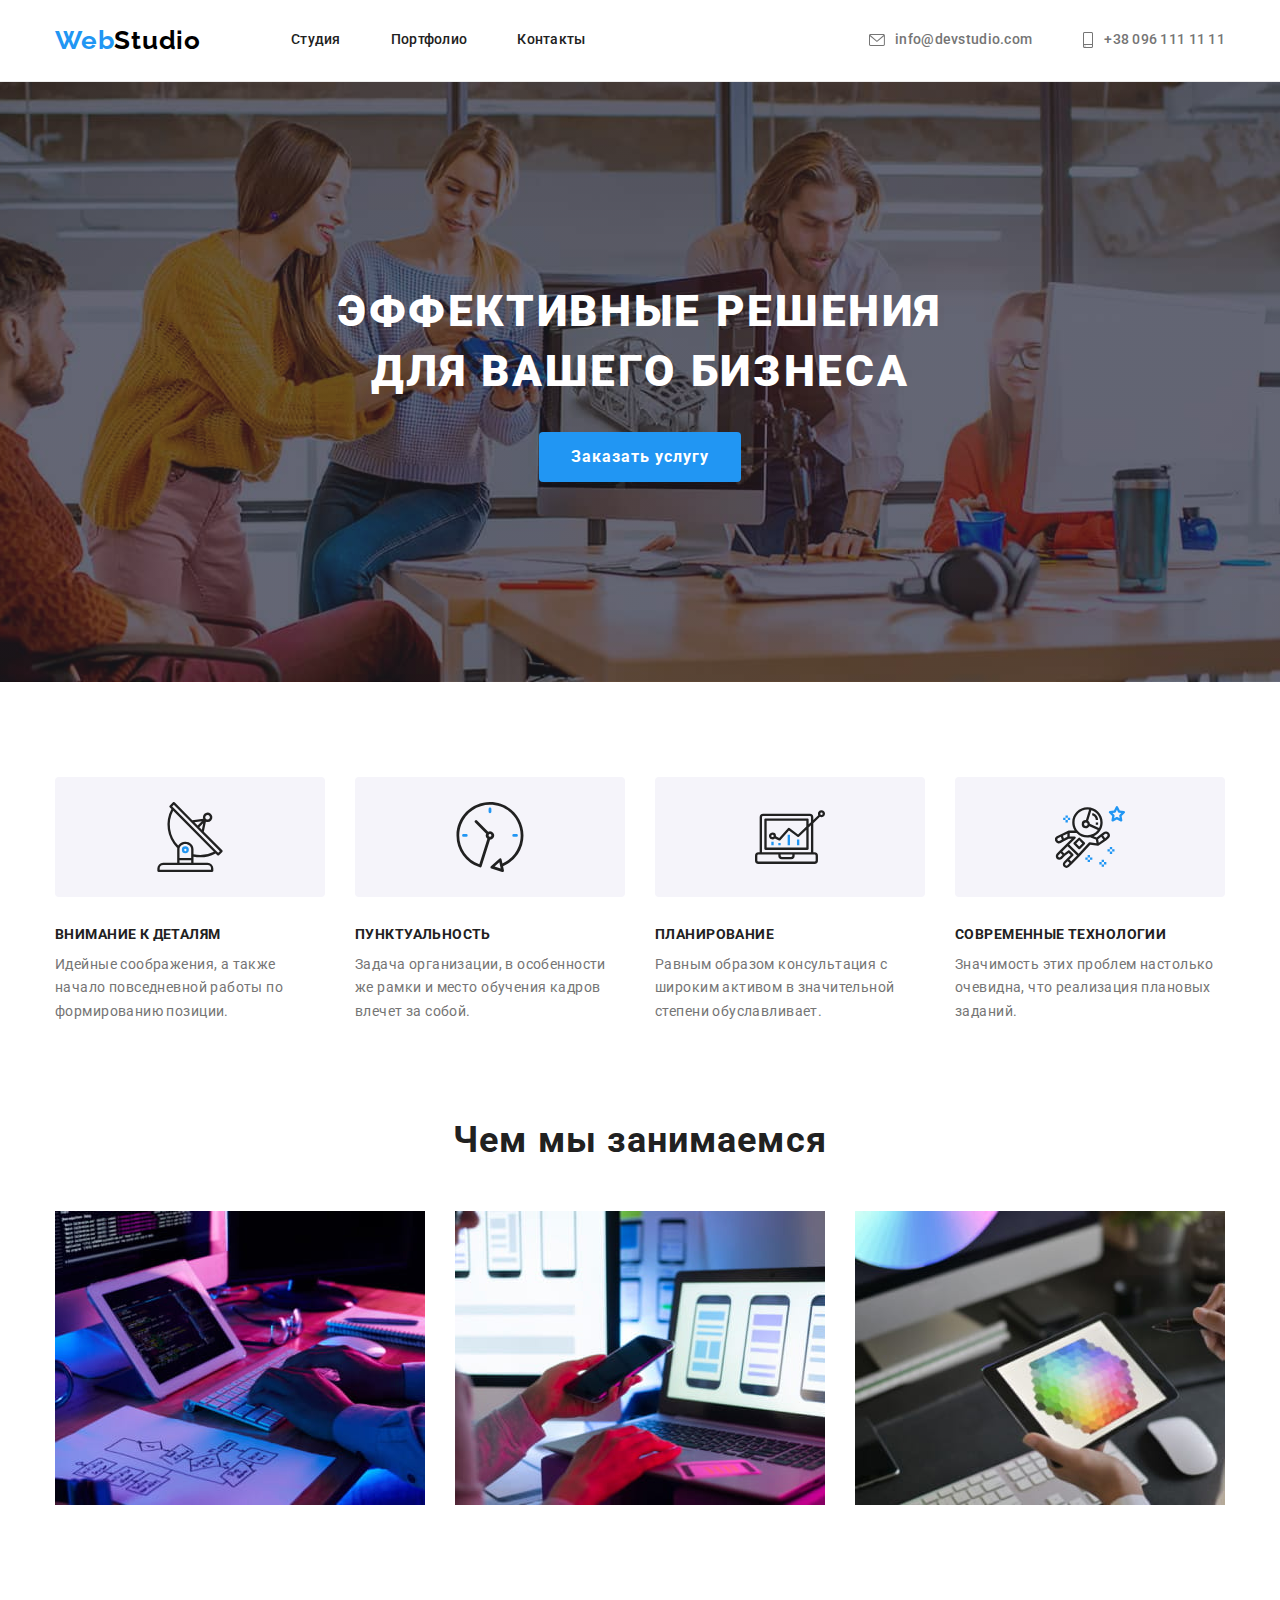
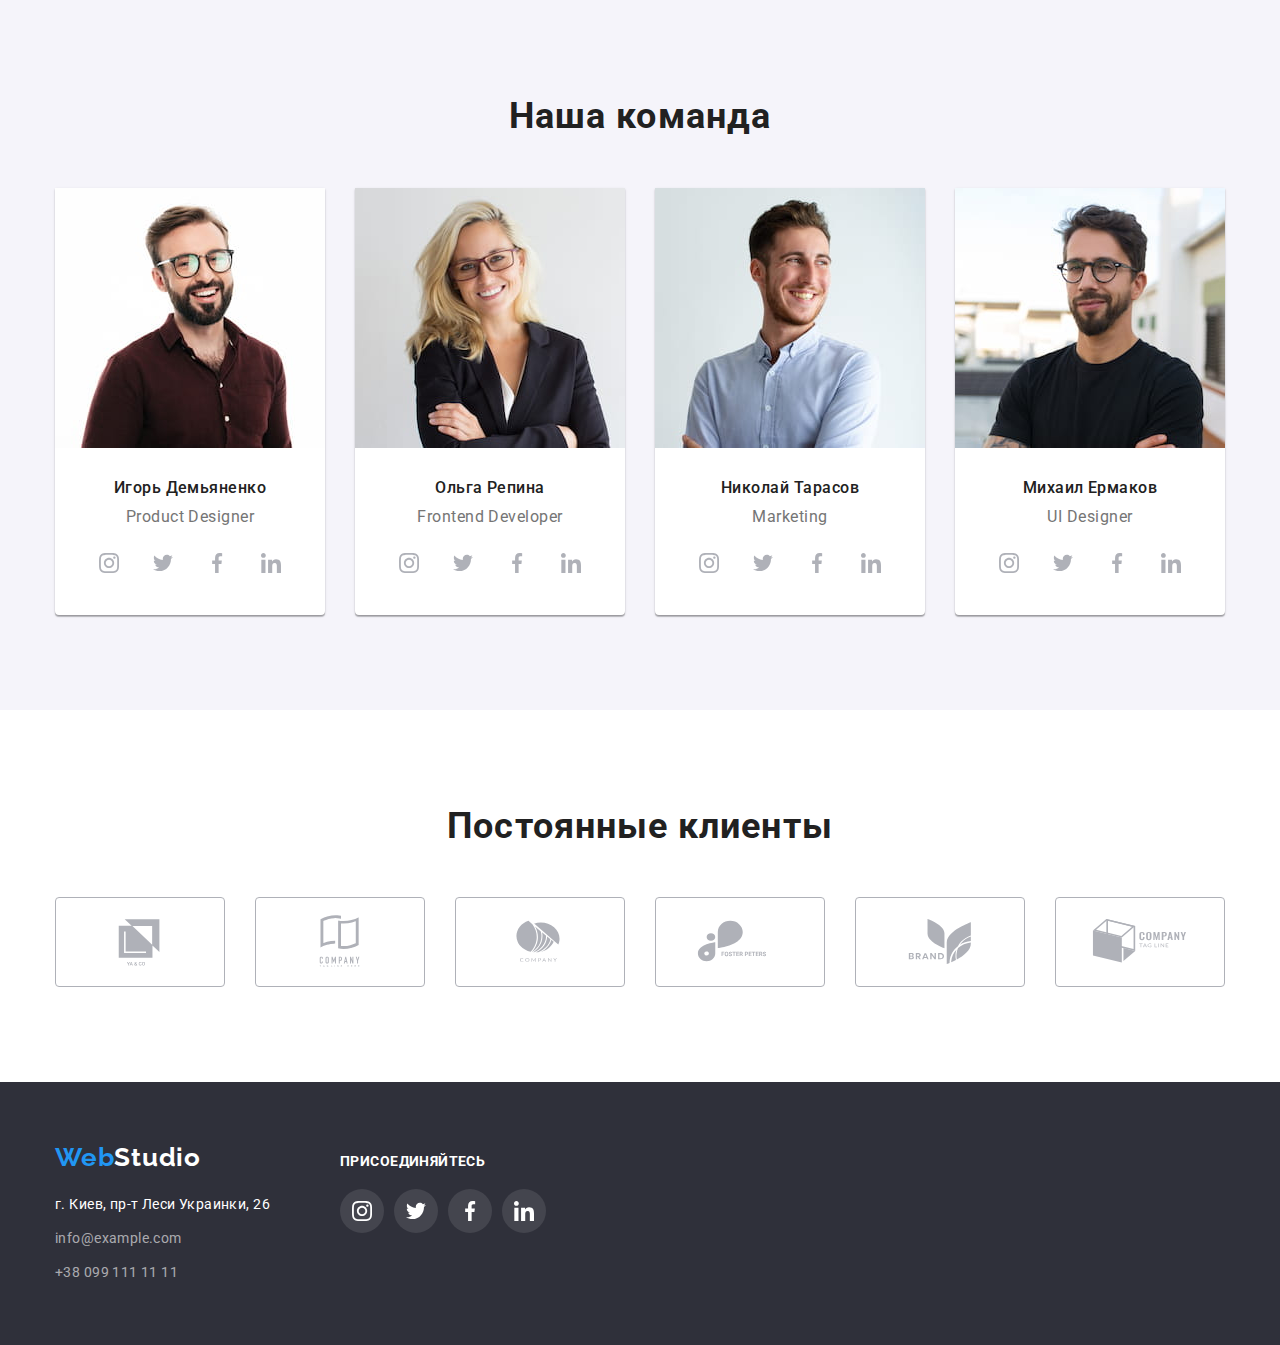
<file: index.html>
<!DOCTYPE html>
<html lang="ru">
  <head>
    <meta charset="UTF-8" />
    <meta http-equiv="X-UA-Compatible" content="IE=edge" />
    <meta name="viewport" content="width=device-width, initial-scale=1.0" />
    <link rel="preconnect" href="https://fonts.googleapis.com" />
    <link rel="preconnect" href="https://fonts.gstatic.com" crossorigin />
    <link
      href="https://fonts.googleapis.com/css2?family=Raleway:wght@700&family=Roboto:wght@400;500;700;900&display=swap"
      rel="stylesheet"
    />
    <link
      rel="stylesheet"
      href="https://cdnjs.cloudflare.com/ajax/libs/modern-normalize/1.1.0/modern-normalize.min.css"
    />
    <link rel="stylesheet" href="./css/styles.css" />
    <title>Главная. Студия</title>
  </head>

  <body>
    <header class="header">
      <div class="container page-header">
        <!-- LOGO -->
        <a href="./index.html" class="logo">Web<span class="logo-black">Studio</span></a>

        <!-- NAVSITE -->
        <nav>
          <ul class="site-nav list">
            <li class="site-nav-item">
              <a href="./index.html" class="site-nav-link">Студия</a>
            </li>
            <li class="site-nav-item">
              <a href="./portfolio.html" class="site-nav-link">Портфолио</a>
            </li>
            <li class="site-nav-item">
              <a href="" class="site-nav-link">Контакты</a>
            </li>
          </ul>
        </nav>

        <!-- CONTACTS -->
        <ul class="contacts list">
          <li class="contacts-item">
            <a href="mailto:info@devstudio.com" class="contacts-link">
              <svg width="16" height="12" class="icon-contact">
                <use href="./images/icons.svg#mail"></use>
              </svg>
              info@devstudio.com
            </a>
          </li>
          <li class="contacts-item">
            <a href="tel:+380961111111" class="contacts-link">
              <svg width="12" height="16" class="icon-contact">
                <use href="./images/icons.svg#smartphone"></use>
              </svg>
              +38 096 111 11 11
            </a>
          </li>
        </ul>
      </div>
    </header>

    <main>
      <!-- HERO -->
      <section class="section-hero overlay">
        <div class="container">
          <h1 class="title-hero">Эффективные решения для вашего бизнеса</h1>
          <button type="button" class="button">Заказать услугу</button>
        </div>
      </section>

      <!-- ПРЕИМУЩЕСТВА -->
      <section class="section">
        <div class="container">
          <h2 class="visually-hidden">Наши преимущества</h2>
          <ul class="function list">
            <li class="function-item icon-antenna">
              <div class="function-icons">
                <svg width="70" height="70">
                  <use href="./images/icons.svg#antenna"></use>
                </svg>
              </div>
              <h3 class="function-subtitle">Внимание к деталям</h3>
              <p class="function-text">
                Идейные соображения, а также начало повседневной работы по формированию позиции.
              </p>
            </li>
            <li class="function-item icon-clock">
              <div class="function-icons">
                <svg width="70" height="70">
                  <use href="./images/icons.svg#clock"></use>
                </svg>
              </div>
              <h3 class="function-subtitle">Пунктуальность</h3>
              <p class="function-text">
                Задача организации, в особенности же рамки и место обучения кадров влечет за собой.
              </p>
            </li>
            <li class="function-item icon-diagram">
              <div class="function-icons">
                <svg width="70" height="70">
                  <use href="./images/icons.svg#diagram"></use>
                </svg>
              </div>
              <h3 class="function-subtitle">Планирование</h3>
              <p class="function-text">
                Равным образом консультация с широким активом в значительной степени обуславливает.
              </p>
            </li>
            <li class="function-item icon-astronaut">
              <div class="function-icons">
                <svg width="70" height="70">
                  <use href="./images/icons.svg#astronaut"></use>
                </svg>
              </div>
              <h3 class="function-subtitle">Современные технологии</h3>
              <p class="function-text">
                Значимость этих проблем настолько очевидна, что реализация плановых заданий.
              </p>
            </li>
          </ul>
        </div>
      </section>

      <!-- УСЛУГИ КОМПАНИИ -->
      <section class="section no-padding-top">
        <div class="container">
          <h2 class="development-title">Чем мы занимаемся</h2>
          <ul class="development list">
            <li class="development-item">
              <img
                src="./images/service-1.jpg"
                alt="Разработка десктопных приложений"
                width="370"
                class="no-gap"
              />
            </li>
            <li class="development-item">
              <img
                src="./images/service-2.jpg"
                alt="Разработка мобильных приложений"
                width="370"
                class="no-gap"
              />
            </li>
            <li class="development-item">
              <img
                src="./images/service-3.jpg"
                alt="Разработка планшетных приложений"
                width="370"
                class="no-gap"
              />
            </li>
          </ul>
        </div>
      </section>

      <!-- НАША КОМАНДА -->
      <section class="section fon-team">
        <div class="container">
          <h2 class="team-title">Наша команда</h2>
          <ul class="team list">
            <li class="team-item">
              <img src="./images/team-member-1.jpg" alt="Игорь Демьяненко" width="270" />
              <div class="team-text-box">
                <h3 class="team-subtitle">Игорь Демьяненко</h3>
                <p lang="en" class="team-text">Product Designer</p>
                <ul class="team-social-list list">
                  <li class="team-social-item">
                    <a
                      href="https://www.instagram.com/?hl=ru"
                      target="_blank"
                      rel="noopener noreferrer"
                      class="team-social-link"
                    >
                      <svg class="team-social-icon" width="20" height="20">
                        <use href="./images/icons.svg#soc-instagram"></use>
                      </svg>
                    </a>
                  </li>
                  <li class="team-social-item">
                    <a
                      href="https://twitter.com/?lang=ru"
                      target="_blank"
                      rel="noopener noreferrer"
                      class="team-social-link"
                    >
                      <svg class="team-social-icon" width="20" height="20">
                        <use href="./images/icons.svg#soc-twitter"></use>
                      </svg>
                    </a>
                  </li>
                  <li class="team-social-item">
                    <a
                      href="https://www.facebook.com/"
                      target="_blank"
                      rel="noopener noreferrer"
                      class="team-social-link"
                    >
                      <svg class="team-social-icon" width="20" height="20">
                        <use href="./images/icons.svg#soc-facebook"></use>
                      </svg>
                    </a>
                  </li>
                  <li class="team-social-item">
                    <a
                      href="https://www.linkedin.com/"
                      target="_blank"
                      rel="noopener noreferrer"
                      class="team-social-link"
                    >
                      <svg class="team-social-icon" width="20" height="20">
                        <use href="./images/icons.svg#soc-linkedin"></use>
                      </svg>
                    </a>
                  </li>
                </ul>
              </div>
            </li>
            <li class="team-item">
              <img src="./images/team-member-2.jpg" alt="Ольга Репина" width="270" />
              <div class="team-text-box">
                <h3 class="team-subtitle">Ольга Репина</h3>
                <p lang="en" class="team-text">Frontend Developer</p>
                <ul class="team-social-list list">
                  <li class="team-social-item">
                    <a
                      href="https://www.instagram.com/?hl=ru"
                      target="_blank"
                      rel="noopener noreferrer"
                      class="team-social-link"
                    >
                      <svg class="team-social-icon" width="20" height="20">
                        <use href="./images/icons.svg#soc-instagram"></use>
                      </svg>
                    </a>
                  </li>
                  <li class="team-social-item">
                    <a
                      href="https://twitter.com/?lang=ru"
                      target="_blank"
                      rel="noopener noreferrer"
                      class="team-social-link"
                    >
                      <svg class="team-social-icon" width="20" height="20">
                        <use href="./images/icons.svg#soc-twitter"></use>
                      </svg>
                    </a>
                  </li>
                  <li class="team-social-item">
                    <a
                      href="https://www.facebook.com/"
                      target="_blank"
                      rel="noopener noreferrer"
                      class="team-social-link"
                    >
                      <svg class="team-social-icon" width="20" height="20">
                        <use href="./images/icons.svg#soc-facebook"></use>
                      </svg>
                    </a>
                  </li>
                  <li class="team-social-item">
                    <a
                      href="https://www.linkedin.com/"
                      target="_blank"
                      rel="noopener noreferrer"
                      class="team-social-link"
                    >
                      <svg class="team-social-icon" width="20" height="20">
                        <use href="./images/icons.svg#soc-linkedin"></use>
                      </svg>
                    </a>
                  </li>
                </ul>
              </div>
            </li>
            <li class="team-item">
              <img src="./images/team-member-3.jpg" alt="Николай Тарасов" width="270" />
              <div class="team-text-box">
                <h3 class="team-subtitle">Николай Тарасов</h3>
                <p lang="en" class="team-text">Marketing</p>
                <ul class="team-social-list list">
                  <li class="team-social-item">
                    <a
                      href="https://www.instagram.com/?hl=ru"
                      target="_blank"
                      rel="noopener noreferrer"
                      class="team-social-link"
                    >
                      <svg class="team-social-icon" width="20" height="20">
                        <use href="./images/icons.svg#soc-instagram"></use>
                      </svg>
                    </a>
                  </li>
                  <li class="team-social-item">
                    <a
                      href="https://twitter.com/?lang=ru"
                      target="_blank"
                      rel="noopener noreferrer"
                      class="team-social-link"
                    >
                      <svg class="team-social-icon" width="20" height="20">
                        <use href="./images/icons.svg#soc-twitter"></use>
                      </svg>
                    </a>
                  </li>
                  <li class="team-social-item">
                    <a
                      href="https://www.facebook.com/"
                      target="_blank"
                      rel="noopener noreferrer"
                      class="team-social-link"
                    >
                      <svg class="team-social-icon" width="20" height="20">
                        <use href="./images/icons.svg#soc-facebook"></use>
                      </svg>
                    </a>
                  </li>
                  <li class="team-social-item">
                    <a
                      href="https://www.linkedin.com/"
                      target="_blank"
                      rel="noopener noreferrer"
                      class="team-social-link"
                    >
                      <svg class="team-social-icon" width="20" height="20">
                        <use href="./images/icons.svg#soc-linkedin"></use>
                      </svg>
                    </a>
                  </li>
                </ul>
              </div>
            </li>
            <li class="team-item">
              <img src="./images/team-member-4.jpg" alt="Михаил Ермаков" width="270" />
              <div class="team-text-box">
                <h3 class="team-subtitle">Михаил Ермаков</h3>
                <p lang="en" class="team-text">UI Designer</p>
                <ul class="team-social-list list">
                  <li class="team-social-item">
                    <a
                      href="https://www.instagram.com/?hl=ru"
                      target="_blank"
                      rel="noopener noreferrer"
                      class="team-social-link"
                    >
                      <svg class="team-social-icon" width="20" height="20">
                        <use href="./images/icons.svg#soc-instagram"></use>
                      </svg>
                    </a>
                  </li>
                  <li class="team-social-item">
                    <a
                      href="https://twitter.com/?lang=ru"
                      target="_blank"
                      rel="noopener noreferrer"
                      class="team-social-link"
                    >
                      <svg class="team-social-icon" width="20" height="20">
                        <use href="./images/icons.svg#soc-twitter"></use>
                      </svg>
                    </a>
                  </li>
                  <li class="team-social-item">
                    <a
                      href="https://www.facebook.com/"
                      target="_blank"
                      rel="noopener noreferrer"
                      class="team-social-link"
                    >
                      <svg class="team-social-icon" width="20" height="20">
                        <use href="./images/icons.svg#soc-facebook"></use>
                      </svg>
                    </a>
                  </li>
                  <li class="team-social-item">
                    <a
                      href="https://www.linkedin.com/"
                      target="_blank"
                      rel="noopener noreferrer"
                      class="team-social-link"
                    >
                      <svg class="team-social-icon" width="20" height="20">
                        <use href="./images/icons.svg#soc-linkedin"></use>
                      </svg>
                    </a>
                  </li>
                </ul>
              </div>
            </li>
          </ul>
        </div>
      </section>

      <!-- ПОСТОЯННЫЕ КЛИЕНТЫ -->
      <section class="section">
        <div class="container">
          <h2 class="team-title">Постоянные клиенты</h2>
          <ul class="clients-list list">
            <li class="client-item">
              <a href="http://" target="_blank" rel="noopener noreferrer" class="client-link">
                <svg width="106" height="60" class="icon-client">
                  <use href="./images/icons.svg#client-logo-1"></use>
                </svg>
              </a>
            </li>
            <li class="client-item">
              <a href="http://" target="_blank" rel="noopener noreferrer" class="client-link">
                <svg width="106" height="60" class="icon-client">
                  <use href="./images/icons.svg#client-logo-2"></use>
                </svg>
              </a>
            </li>
            <li class="client-item">
              <a href="http://" target="_blank" rel="noopener noreferrer" class="client-link">
                <svg width="106" height="60" class="icon-client">
                  <use href="./images/icons.svg#client-logo-3"></use>
                </svg>
              </a>
            </li>
            <li class="client-item">
              <a href="http://" target="_blank" rel="noopener noreferrer" class="client-link">
                <svg width="106" height="60" class="icon-client">
                  <use href="./images/icons.svg#client-logo-4"></use>
                </svg>
              </a>
            </li>
            <li class="client-item">
              <a href="http://" target="_blank" rel="noopener noreferrer" class="client-link">
                <svg width="106" height="60" class="icon-client">
                  <use href="./images/icons.svg#client-logo-5"></use>
                </svg>
              </a>
            </li>
            <li class="client-item">
              <a href="http://" target="_blank" rel="noopener noreferrer" class="client-link">
                <svg width="106" height="60" class="icon-client">
                  <use href="./images/icons.svg#client-logo-6"></use>
                </svg>
              </a>
            </li>
          </ul>
        </div>
      </section>
    </main>

    <!-- FOOTER -->
    <footer class="footer">
      <div class="container footer-flex">
        <div class="footer-logo-address">
          <!-- LOGO FOOTER -->
          <a href="./index.html" class="logo footer-logo"
            >Web<span class="logo-white">Studio</span></a
          >

          <!-- ADDRESS -->
          <address class="address">
            <ul class="adds-list list">
              <li class="address-item">
                <a
                  href="https://goo.gl/maps/hZ6GG7BoJjNdGrGMA"
                  target="_blank"
                  rel="noopener noreferrer"
                  class="address-link"
                >
                  г. Киев, пр-т Леси Украинки, 26
                </a>
              </li>
              <li class="address-item">
                <a href="mailto:info@example.com" class="address-link mail">info@example.com</a>
              </li>
              <li class="address-item">
                <a href="tel:+380991111111" class="address-link phone">+38 099 111 11 11</a>
              </li>
            </ul>
          </address>
        </div>

        <!-- ADDRESS-ICONS -->
        <div class="footer-social">
          <p class="footer-social-text">присоединяйтесь</p>
          <ul class="footer-socail-icons list">
            <li class="footer-icon-item">
              <a
                href="https://www.instagram.com/?hl=ru"
                target="_blank"
                rel="noopener noreferrer"
                class="footer-icon-link"
              >
                <svg width="20" height="20" class="footer-icon">
                  <use href="./images/icons.svg#soc-instagram"></use>
                </svg>
              </a>
            </li>
            <li class="footer-icon-item">
              <a
                href="https://twitter.com/?lang=ru"
                target="_blank"
                rel="noopener noreferrer"
                class="footer-icon-link"
              >
                <svg width="20" height="20" class="footer-icon">
                  <use href="./images/icons.svg#soc-twitter"></use>
                </svg>
              </a>
            </li>
            <li class="footer-icon-item">
              <a
                href="https://www.facebook.com/"
                target="_blank"
                rel="noopener noreferrer"
                class="footer-icon-link"
              >
                <svg width="20" height="20" class="footer-icon">
                  <use href="./images/icons.svg#soc-facebook"></use>
                </svg>
              </a>
            </li>
            <li class="footer-icon-item">
              <a
                href="https://www.linkedin.com/"
                target="_blank"
                rel="noopener noreferrer"
                class="footer-icon-link"
              >
                <svg width="20" height="20" class="footer-icon">
                  <use href="./images/icons.svg#soc-linkedin"></use>
                </svg>
              </a>
            </li>
          </ul>
        </div>
      </div>
    </footer>
  </body>
</html>
</file>
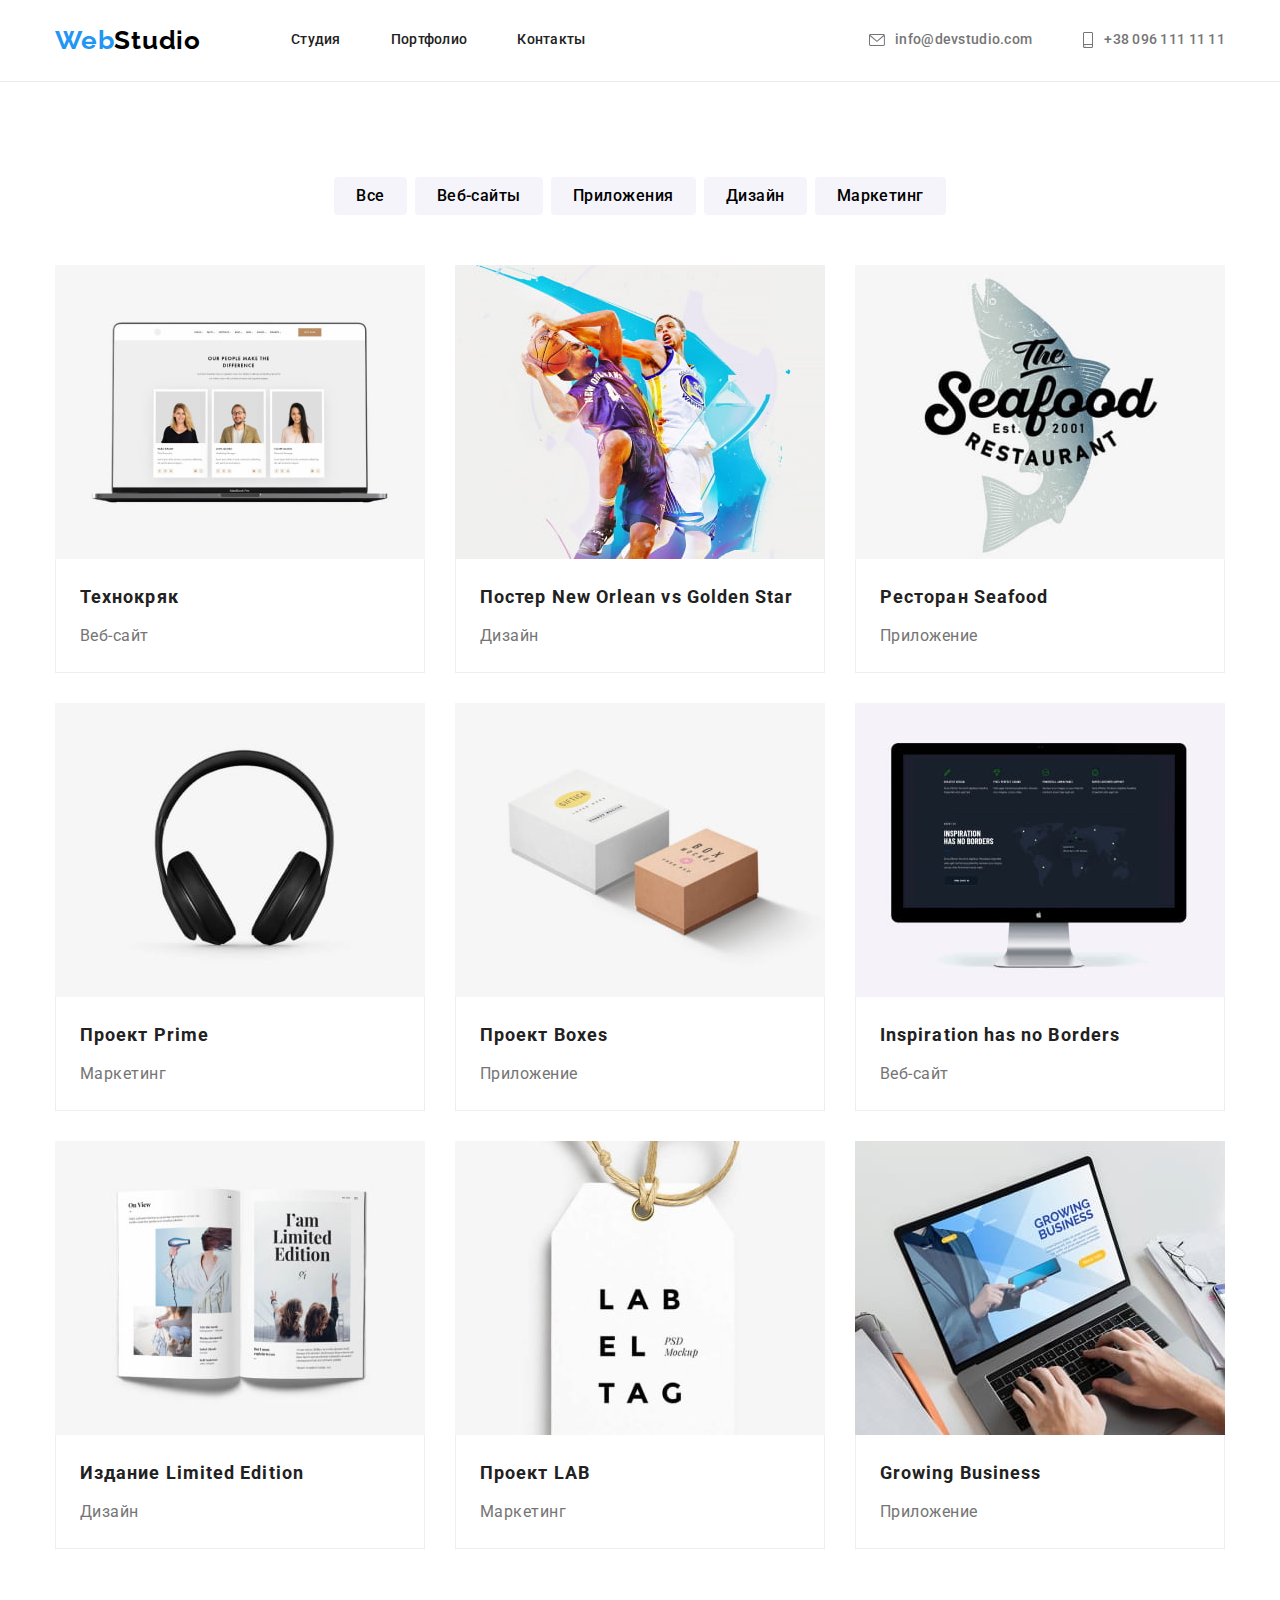
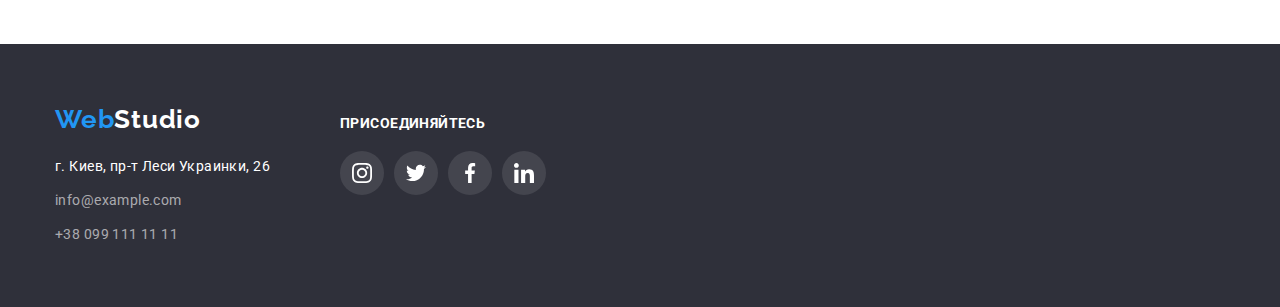
<file: portfolio.html>
<!DOCTYPE html>
<html lang="ru">
  <head>
    <meta charset="UTF-8" />
    <meta http-equiv="X-UA-Compatible" content="IE=edge" />
    <meta name="viewport" content="width=device-width, initial-scale=1.0" />
    <link rel="preconnect" href="https://fonts.googleapis.com" />
    <link rel="preconnect" href="https://fonts.gstatic.com" crossorigin />
    <link
      href="https://fonts.googleapis.com/css2?family=Raleway:wght@700&family=Roboto:wght@400;500;700;900&display=swap"
      rel="stylesheet"
    />
    <link
      rel="stylesheet"
      href="https://cdnjs.cloudflare.com/ajax/libs/modern-normalize/1.1.0/modern-normalize.min.css"
    />
    <link rel="stylesheet" href="./css/styles.css" />
    <title>Портфолио</title>
  </head>
  <body>
    <header class="header">
      <div class="container page-header">
        <!-- LOGO -->
        <a href="./index.html" class="logo">Web<span class="logo-black">Studio</span></a>

        <!-- NAVSITE -->
        <nav>
          <ul class="site-nav list">
            <li class="site-nav-item">
              <a href="./index.html" class="site-nav-link">Студия</a>
            </li>
            <li class="site-nav-item">
              <a href="./portfolio.html" class="site-nav-link">Портфолио</a>
            </li>
            <li class="site-nav-item">
              <a href="" class="site-nav-link">Контакты</a>
            </li>
          </ul>
        </nav>

        <!-- CONTACTS -->
        <ul class="contacts list">
          <li class="contacts-item">
            <a href="mailto:info@devstudio.com" class="contacts-link">
              <svg width="16" height="12" class="icon-contact">
                <use href="./images/icons.svg#mail"></use>
              </svg>
              info@devstudio.com
            </a>
          </li>
          <li class="contacts-item">
            <a href="tel:+380961111111" class="contacts-link">
              <svg width="12" height="16" class="icon-contact">
                <use href="./images/icons.svg#smartphone"></use>
              </svg>
              +38 096 111 11 11
            </a>
          </li>
        </ul>
      </div>
    </header>

    <main>
      <section class="section">
        <div class="container">
          <h1 class="visually-hidden">Фильтры портфолио</h1>

          <ul class="filter list">
            <li class="filter-item"><button type="button" class="filter-button">Все</button></li>
            <li class="filter-item">
              <button type="button" class="filter-button">Веб-сайты</button>
            </li>
            <li class="filter-item">
              <button type="button" class="filter-button">Приложения</button>
            </li>
            <li class="filter-item"><button type="button" class="filter-button">Дизайн</button></li>
            <li class="filter-item">
              <button type="button" class="filter-button">Маркетинг</button>
            </li>
          </ul>

          <ul class="portfolio list">
            <li class="portfolio-item">
              <a href="" class="portfolio-link">
                <img
                  src="./images/portfolio-1.jpg"
                  alt="Изображение страницы сайта на ноутбуке"
                  width="370"
                />
                <div class="portfolio-text-box">
                  <h2 class="portfolio-title">Технокряк</h2>
                  <p class="portfolio-text">Веб-сайт</p>
                </div>
              </a>
            </li>
            <li class="portfolio-item">
              <a href="" class="portfolio-link">
                <img
                  src="./images/portfolio-2.jpg"
                  alt="Постер с изображением соперничающих за мяч баскетболистов"
                  width="370"
                />
                <div class="portfolio-text-box">
                  <h2 class="portfolio-title">
                    Постер <span lang="en">New Orlean vs Golden Star</span>
                  </h2>
                  <p class="portfolio-text">Дизайн</p>
                </div>
              </a>
            </li>
            <li class="portfolio-item">
              <a href="" class="portfolio-link">
                <img src="./images/portfolio-3.jpg" alt="Логотип ресторана Сеафуд" width="370" />
                <div class="portfolio-text-box">
                  <h2 class="portfolio-title">Ресторан <span lang="en">Seafood</span></h2>
                  <p class="portfolio-text">Приложение</p>
                </div>
              </a>
            </li>
            <li class="portfolio-item">
              <a href="" class="portfolio-link">
                <img src="./images/portfolio-4.jpg" alt="Наушники" width="370" />
                <div class="portfolio-text-box">
                  <h2 class="portfolio-title">Проект <span lang="en">Prime</span></h2>
                  <p class="portfolio-text">Маркетинг</p>
                </div>
              </a>
            </li>
            <li class="portfolio-item">
              <a href="" class="portfolio-link">
                <img src="./images/portfolio-5.jpg" alt="Две упаковочные коробки" width="370" />
                <div class="portfolio-text-box">
                  <h2 class="portfolio-title">Проект <span lang="en">Boxes</span></h2>
                  <p class="portfolio-text">Приложение</p>
                </div>
              </a>
            </li>
            <li class="portfolio-item">
              <a href="" class="portfolio-link">
                <img
                  src="./images/portfolio-6.jpg"
                  alt="Изображение сайта с черным фоном и белыми буквами на эране монитора"
                  width="370"
                />
                <div class="portfolio-text-box">
                  <h2 lang="en" class="portfolio-title">Inspiration has no Borders</h2>
                  <p class="portfolio-text">Веб-сайт</p>
                </div>
              </a>
            </li>
            <li class="portfolio-item">
              <a href="" class="portfolio-link">
                <img
                  src="./images/portfolio-7.jpg"
                  alt="Раскрытая книга с иллюстрациями"
                  width="370"
                />
                <div class="portfolio-text-box">
                  <h2 class="portfolio-title">Издание <span lang="en">Limited Edition</span></h2>
                  <p class="portfolio-text">Дизайн</p>
                </div>
              </a>
            </li>
            <li class="portfolio-item">
              <a href="" class="portfolio-link">
                <img
                  src="./images/portfolio-8.jpg"
                  alt="Лэйба с логотипом компании ЛАБ"
                  width="370"
                />
                <div class="portfolio-text-box">
                  <h2 class="portfolio-title">Проект <span lang="en">LAB</span></h2>
                  <p class="portfolio-text">Маркетинг</p>
                </div>
              </a>
            </li>
            <li class="portfolio-item">
              <a href="" class="portfolio-link">
                <img
                  src="./images/portfolio-9.jpg"
                  alt="Работа с приложением Гровин Бизнес на ноутбуке"
                  width="370"
                />
                <div class="portfolio-text-box">
                  <h2 lang="en" class="portfolio-title">Growing Business</h2>
                  <p class="portfolio-text">Приложение</p>
                </div>
              </a>
            </li>
          </ul>
        </div>
      </section>
    </main>

    <footer class="footer">
      <div class="container footer-flex">
        <div class="footer-logo-address">
          <!-- LOGO FOOTER -->
          <a href="./index.html" class="logo footer-logo">Web<span class="logo-white">Studio</span></a>
    
          <!-- ADDRESS -->
          <address class="address">
            <ul class="adds-list list">
              <li class="address-item">
                <a href="https://goo.gl/maps/hZ6GG7BoJjNdGrGMA" target="_blank" rel="noopener noreferrer"
                  class="address-link">
                  г. Киев, пр-т Леси Украинки, 26
                </a>
              </li>
              <li class="address-item">
                <a href="mailto:info@example.com" class="address-link mail">info@example.com</a>
              </li>
              <li class="address-item">
                <a href="tel:+380991111111" class="address-link phone">+38 099 111 11 11</a>
              </li>
            </ul>
          </address>
        </div>
    
        <!-- ADDRESS-ICONS -->
        <div class="footer-social">
          <p class="footer-social-text">присоединяйтесь</p>
          <ul class="footer-socail-icons list">
            <li class="footer-icon-item">
              <a href="https://www.instagram.com/?hl=ru" target="_blank" rel="noopener noreferrer" class="footer-icon-link">
                <svg width="20" height="20" class="footer-icon">
                  <use href="./images/icons.svg#soc-instagram"></use>
                </svg>
              </a>
            </li>
            <li class="footer-icon-item">
              <a href="https://twitter.com/?lang=ru" target="_blank" rel="noopener noreferrer" class="footer-icon-link">
                <svg width="20" height="20" class="footer-icon">
                  <use href="./images/icons.svg#soc-twitter"></use>
                </svg>
              </a>
            </li>
            <li class="footer-icon-item">
              <a href="https://www.facebook.com/" target="_blank" rel="noopener noreferrer" class="footer-icon-link">
                <svg width="20" height="20" class="footer-icon">
                  <use href="./images/icons.svg#soc-facebook"></use>
                </svg>
              </a>
            </li>
            <li class="footer-icon-item">
              <a href="https://www.linkedin.com/" target="_blank" rel="noopener noreferrer" class="footer-icon-link">
                <svg width="20" height="20" class="footer-icon">
                  <use href="./images/icons.svg#soc-linkedin"></use>
                </svg>
              </a>
            </li>
          </ul>
        </div>
      </div>
    </footer>
  </body>
</html>
</file>
<file: css/styles.css>
/* Цвета логотипа #2196F3,  #000000 */
/* Цвет навигации и основного текста #212121 */
/* Цвет текста телефона и вторичного текста #757575 */

/* Белый текст color: #FFFFFF */
/* Вторичный от белого rgba(255, 255, 255, 0.6) */

/* Цвет фона #FFFFFF */
/* Цвет вторичного фона main #E5E5E5 */

/* Цвет интерактивных элементов в цвет логотипа #2196F3  */

/* Шрифты Raleway 700, Roboto 900, 700, 500, 400  */

:root {
  --brand-color: #2196f3;
  --brand-color-black: #000000;
  --brand-color-white: #ffffff;
  --icon-color: #afb1b8;
  --color-white: #ffffff;
  --background-color-section: #2f303a;
  --text-color: #212121;
  --text-color-two: #757575;
  --color-section-text-two: rgba(255, 255, 255, 0.6);
  --button-filter-color: #f5f4fa;
  --button-filter-color-hover: #188ce8;
  --color-border: #eeeeee;
}

body {
  background-color: var(--color-white);
  color: var(--text-color);
  font-family: Roboto, sans-serif;
}

/* Сброс стилей */
h1,
h2,
h3,
p,
ul,
li {
  margin: 0;
  padding: 0;
}

/* .no-gap {
  display: block;
} */

img {
  display: block;
  max-width: 100%;
  height: auto;
}

/* --------------------- LOGO ------------------ */
.logo {
  display: inline-block;
  padding: 25px 0;
  margin-right: 90px;

  color: var(--brand-color);
  text-decoration: none;
  font-family: Raleway, sans-serif;
  font-weight: 700;
  font-size: 26px;
  line-height: 1.19;
  letter-spacing: 0.03em;
}

.logo-black {
  color: var(--brand-color-black);
}

.logo-white {
  color: var(--brand-color-white);
}

/* ---------------- HEADER ---------------- */
.list {
  list-style: none;
}

.header {
  border-bottom: 1px solid #ececec;
}

.container {
  max-width: 1200px;
  padding: 0 15px;
  margin: 0 auto;
}

.page-header {
  display: flex;
  align-items: center;
}

.site-nav {
  display: flex;
}

.site-nav-item:not(:last-child),
.contacts-item:not(:last-child) {
  margin-right: 50px;
}

.site-nav-link,
.contacts-link {
  display: block;
  padding-top: 32px;
  padding-bottom: 32px;
}

.site-nav-link {
  text-decoration: none;
  color: var(--text-color);
  font-weight: 500;
  font-size: 14px;
  line-height: 1.14;
  letter-spacing: 0.02em;
}

.site-nav-link:hover,
.site-nav-link:focus {
  color: var(--brand-color);
}

.contacts {
  display: flex;
  margin-left: auto;
}

.contacts-link {
  display: flex;
  justify-content: center;
  align-items: center;
  text-decoration: none;
  color: var(--text-color-two);
  font-weight: 500;
  font-size: 14px;
  line-height: 1.14;
  letter-spacing: 0.02em;
}

.icon-contact {
  margin-right: 10px;

  fill: currentColor;
}

/* .contacts-link::before {
  content: '';
  width: 16px;
  height: 12px;
  background-image: url(../images/mail.svg);
  background-size: cover;
  background-repeat: no-repeat;
  background-position: center;
} */

.contacts-link:hover,
.contacts-link:focus {
  color: var(--brand-color);
}

/* ---------------- FOOTER ----------------- */
.footer {
  padding: 60px 0;

  background-color: var(--background-color-section);
}

.footer-logo {
  padding: 0;
  margin: 0;
  margin-bottom: 20px;
}

.address-link {
  display: block;

  text-decoration: none;
  color: var(--color-white);
  font-style: normal;
  font-size: 14px;
  line-height: 1.71;
  letter-spacing: 0.03em;
}

.address-item {
  margin-bottom: 10px;
}

.address-item:last-child {
  margin-bottom: 0;
}

.mail,
.phone {
  color: var(--color-section-text-two);
}

.footer-social {
}

.footer-social-text {
  font-weight: bold;
  font-size: 14px;
  line-height: 16px;
  letter-spacing: 0.03em;
  text-transform: uppercase;
  color: var(--color-white);

  margin-bottom: 20px;
}

.footer-socail-icons {
  max-width: 206px;
  display: flex;
  justify-content: center;
}

.footer-flex {
  display: flex;
  align-items: baseline;
}

.footer-logo-address {
  margin-right: 70px;
}

.footer-icon-item:not(:last-child) {
  margin-right: 10px;
}

.footer-icon-link {
  display: flex;
  justify-content: center;
  align-items: center;
  width: 44px;
  height: 44px;
  background-color: rgba(255, 255, 255, 0.1);
  border-radius: 50%;
  color: var(--color-white);
}

.footer-icon {
  fill: currentColor;
}

.footer-icon-link:hover,
.footer-icon-link:focus {
  background-color: var(--brand-color);
}

/* --------------  HERO ------------------ */

.section-hero {
  padding: 200px 0;

  background-color: var(--background-color-section);
  text-align: center;
}

/* -------------- OVERLAY in HERO -------------- */
.overlay {
  max-width: 1600px;
  margin-left: auto;
  margin-right: auto;
  background-image: linear-gradient(to right, rgba(47, 48, 58, 0.4), rgba(47, 48, 58, 0.4)),
    url(../images/hero.jpg);
  background-repeat: no-repeat;
  background-position: center;
  background-size: cover;
}

.title-hero {
  max-width: 696px;
  margin: 0 auto;
  margin-bottom: 30px;

  color: var(--color-white);
  font-weight: 900;
  font-size: 44px;
  line-height: 1.36;
  letter-spacing: 0.06em;
  text-transform: uppercase;
}

.button {
  display: inline-block;
  min-width: 200px;
  height: 50px;
  border: none;
  border-radius: 4px;
  padding: 10px 32px;

  background-color: var(--brand-color);
  color: var(--color-white);
  font-family: inherit;
  font-weight: 700;
  font-size: 16px;
  line-height: 1.88;
  letter-spacing: 0.06em;

  cursor: pointer;
}

.button:hover,
.button:focus {
  background-color: var(--button-filter-color-hover);
}

/* ---------- ПРЕИМУЩЕСТВА -------------- */

.section {
  padding: 95px 0;
}

.visually-hidden {
  position: absolute;
  width: 1px;
  height: 1px;
  margin: -1px;
  border: 0;
  padding: 0;

  white-space: nowrap;
  clip-path: inset(100%);
  clip: rect(0 0 0 0);
  overflow: hidden;
}

.function {
  display: flex;
}

.function-item {
  max-width: 270px;
}

.function-item:not(:last-child) {
  margin-right: 30px;
}

.function-icons {
  display: flex;
  justify-content: center;
  align-items: center;
  background-color: var(--button-filter-color);
  height: 120px;
  border-radius: 4px;

  margin-bottom: 30px;
}

/* .function-item::before {
  content: '';
  display: block;
  height: 120px;
  margin-bottom: 30px;
  background-repeat: no-repeat;
  background-position: center;
}

.icon-antenna::before {
  background-image: url(../images/antenna.svg);
}

.icon-clock::before {
  background-image: url(../images/clock.svg);
}

.icon-diagram::before {
  background-image: url(../images/diagram.svg);
}

.icon-astronaut::before {
  background-image: url(../images/astronaut.svg);
} */

.function-subtitle {
  margin-bottom: 10px;

  font-weight: 700;
  font-size: 14px;
  line-height: 1.14;
  letter-spacing: 0.03em;
  text-transform: uppercase;
}

.function-text {
  color: var(--text-color-two);
  font-size: 14px;
  line-height: 1.71;
  letter-spacing: 0.03em;
}

/* --------------- УСЛУГИ КОМПАНИИ ----------- */

.no-padding-top {
  padding-top: 0;
}

.development {
  display: flex;
}

.development-item:not(:last-child) {
  margin-right: 30px;
}

.development-title,
.team-title {
  margin-bottom: 50px;

  font-weight: 700;
  font-size: 36px;
  line-height: 1.17;
  letter-spacing: 0.03em;
  text-align: center;
}

/* -------------- НАША КОМАНДА ---------------- */

.fon-team {
  background: var(--button-filter-color);
}

.team-subtitle {
  margin-bottom: 10px;

  font-weight: 500;
  font-size: 16px;
  line-height: 1.19;
  letter-spacing: 0.03em;
}

.team {
  display: flex;
}

.team-item {
  background-color: #fff;
  border-radius: 0px 0px 4px 4px;
  box-shadow: 0px 1px 3px rgba(0, 0, 0, 0.12), 0px 1px 1px rgba(0, 0, 0, 0.14),
    0px 2px 1px rgba(0, 0, 0, 0.2);
  text-align: center;
}

.team-item:not(:last-child) {
  margin-right: 30px;
}

.team-text {
  color: var(--text-color-two);
  font-size: 16px;
  line-height: 1.19;
  letter-spacing: 0.03em;
  margin-bottom: 15px;
}

.team-text-box {
  padding: 30px 0;
}

.team-social-list {
  display: flex;
  justify-content: center;
}

.team-social-item:not(:last-child) {
  margin-right: 10px;
}

.team-social-link {
  display: flex;
  align-items: center;
  justify-content: center;
  width: 44px;
  height: 44px;
  background-color: #ffffff;
  border-radius: 50%;
}

.team-social-link:hover,
.team-social-link:focus {
  background-color: var(--brand-color);
}

.team-social-icon {
  fill: var(--icon-color);
}

.team-social-link:hover .team-social-icon,
.team-social-link:focus .team-social-icon {
  fill: #ffffff;
}

/* ----------- ПОСТОЯННЫЕ КЛИЕНТЫ ------------ */
.clients-list {
  display: flex;
  justify-content: center;
  align-items: center;
}

.client-link {
  display: flex;
  align-items: center;
  justify-content: center;
  width: 170px;
  height: 90px;
  border: 1px solid var(--icon-color);
  border-radius: 4px;
  color: var(--icon-color);
}

.icon-client {
  fill: currentColor;
}

.client-link:hover,
.client-link:focus {
  color: var(--brand-color);
  border-color: var(--brand-color);
}

.client-item:not(:last-child) {
  margin-right: 30px;
}

/* ----------- ФИЛЬТР ПОРТФОЛИО ----------- */

.filter-button {
  padding: 6px 22px;
  border-radius: 4px;
  border: none;

  background-color: var(--button-filter-color);
  font-family: inherit;
  font-weight: 500;
  font-size: 16px;
  line-height: 1.62;
  letter-spacing: 0.03em;

  cursor: pointer;
}

.filter-button:hover,
.filter-button:focus {
  background-color: var(--brand-color);
  color: var(--color-white);
  box-shadow: 0px 3px 1px rgba(0, 0, 0, 0.1), 0px 1px 2px rgba(0, 0, 0, 0.08),
    0px 2px 2px rgba(0, 0, 0, 0.12);
}

.filter {
  display: flex;
  justify-content: center;
  margin-bottom: 50px;
}

.filter-item:not(:last-child) {
  margin-right: 8px;
}

/* ------------ ПОРФОЛИО -------------- */
.portfolio {
  display: flex;
  flex-wrap: wrap;
}

.portfolio-item {
  width: calc((100% - 60px) / 3);
  margin-right: 30px;
  margin-bottom: 30px;

  background-color: var(--color-white);
}

.portfolio-link:hover,
.portfolio-link:focus {
  box-shadow: 0px 1px 1px rgba(0, 0, 0, 0.12), 0px 4px 4px rgba(0, 0, 0, 0.06),
    1px 4px 6px rgba(0, 0, 0, 0.16);
}

.portfolio-item:nth-child(3n) {
  margin-right: 0;
}

.portfolio-item:nth-last-child(-n + 3) {
  margin-bottom: 0;
}

.portfolio-link {
  display: block;

  text-decoration: none;
}

.portfolio-text-box {
  padding: 20px 24px;
  border-left: 1px solid var(--color-border);
  border-right: 1px solid var(--color-border);
  border-bottom: 1px solid var(--color-border);
}

.portfolio-title {
  margin-bottom: 5px;

  color: var(--text-color);
  font-weight: 700;
  font-size: 18px;
  line-height: 2;
  letter-spacing: 0.06em;
}

.portfolio-text {
  color: var(--text-color-two);
  font-size: 16px;
  line-height: 2;
  letter-spacing: 0.03em;
}
</file>
